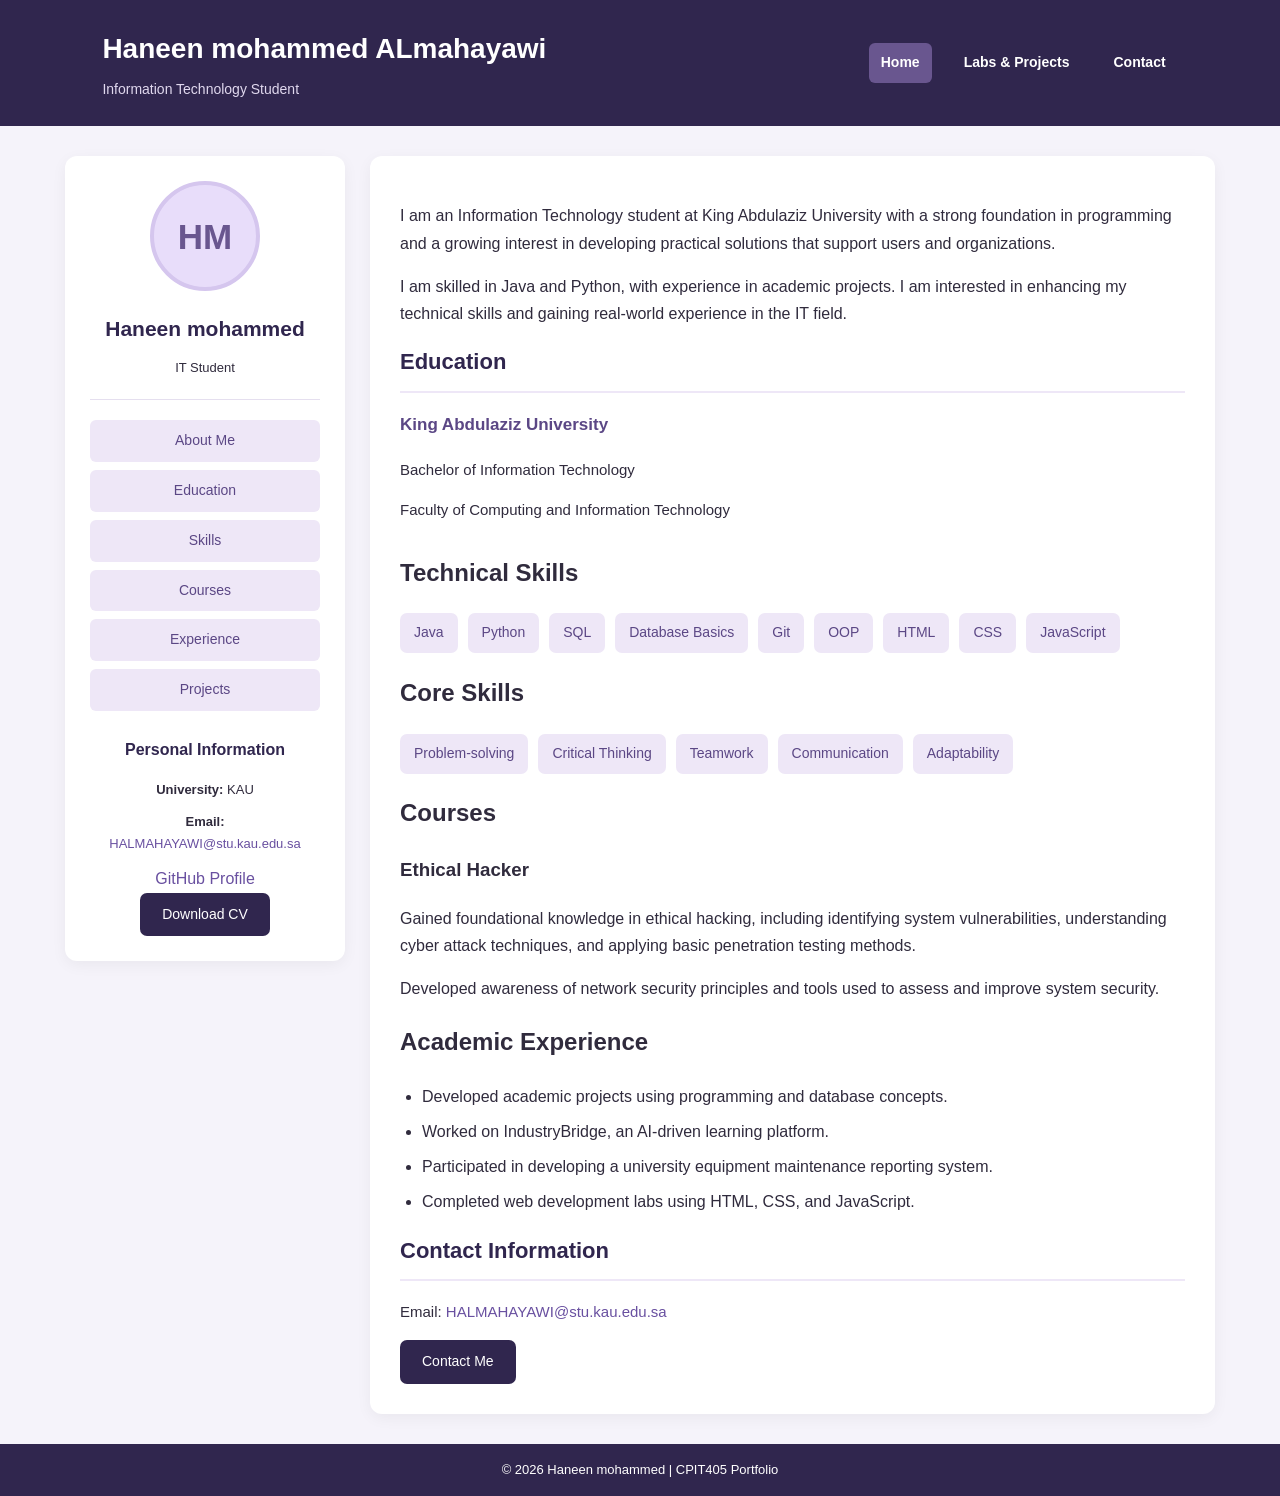
<file: index.html>
<!DOCTYPE html>
<html lang="en">
<head>
    <meta charset="UTF-8">
    <meta name="viewport" content="width=device-width, initial-scale=1.0">
    <title>My Portfolio - Home</title>
   <link rel="stylesheet" href="style.css">
</head>
<body>

<header>
    <div>
        <h1>Haneen mohammed ALmahayawi</h1>
        <p>Information Technology Student</p>
    </div>

    <nav>
        <a href="index.html" class="active">Home</a>
        <a href="labs.html">Labs & Projects</a>
        <a href="contact.html">Contact</a>
    </nav>
</header>

<main class="container">

    <aside class="sidebar">
        <div class="avatar">HM</div>

        <h2>Haneen mohammed</h2>

        <p>IT Student</p>

        <hr>


<div class="quick-links">
         <a href="#about">About Me</a>
<a href="#education">Education</a>
<a href="#skills">Skills</a>
<a href="#courses">Courses</a>
<a href="#achievements">Experience</a>
<a href="labs.html">Projects</a>
</div>


        <h3>Personal Information</h3>

        <p><strong>University:</strong> KAU</p>

        <p>
            <strong>Email:</strong>
            <a href="mailto:HALMAHAYAWI@stu.kau.edu.sa">
               HALMAHAYAWI@stu.kau.edu.sa
            </a>
        </p>

        <a href="https://github.com/Hanneennmohaammed"
           target="_blank">
            GitHub Profile
        </a>

        <a href="CV.pdf" download class="btn">
    Download CV
</a>
    </aside>

    <div class="content">

       <p>
    I am an Information Technology student at King
    Abdulaziz University with a strong foundation in
    programming and a growing interest in developing
    practical solutions that support users and organizations.
</p>

<p>
    I am skilled in Java and Python, with experience
    in academic projects. I am interested in enhancing
    my technical skills and gaining real-world experience
    in the IT field.
</p>

         <section id="education">
            <h2>Education</h2>

            <h3>King Abdulaziz University</h3>

            <p>
                Bachelor of Information Technology
            </p>

            <p>Faculty of Computing and Information Technology</p>
        </section>

        <h2>Technical Skills</h2>

    <div class="skills">
       <span>Java</span>
       <span>Python</span>
       <span>SQL</span>
       <span>Database Basics</span>
       <span>Git</span>
       <span>OOP</span>
       <span>HTML</span>
       <span>CSS</span>
       <span>JavaScript</span>
    </div>

  <h2>Core Skills</h2>
 
     <div class="skills">
        <span>Problem-solving</span>
        <span>Critical Thinking</span>
        <span>Teamwork</span>
        <span>Communication</span>
        <span>Adaptability</span>
    </div>

    <h2>Courses</h2>

<h3>Ethical Hacker</h3>

<p>
    Gained foundational knowledge in ethical hacking,
    including identifying system vulnerabilities,
    understanding cyber attack techniques, and applying
    basic penetration testing methods.
</p>

<p>
    Developed awareness of network security principles
    and tools used to assess and improve system security.
</p>  


       <h2>Academic Experience</h2>

<ul>
    <li>Developed academic projects using programming and database concepts.</li>

    <li>Worked on IndustryBridge, an AI-driven learning platform.</li>

    <li>Participated in developing a university equipment maintenance reporting system.</li>

    <li>Completed web development labs using HTML, CSS, and JavaScript.</li>
</ul>

        <section>
            <h2>Contact Information</h2>

            <p>
                Email:
                <a href="mailto:HALMAHAYAWI@stu.kau.edu.sa">
                    HALMAHAYAWI@stu.kau.edu.sa
                </a>
            </p>

            <a href="contact.html" class="btn">
                Contact Me 
            </a>
        </section>

    </div>

</main>

<footer>
    <p>&copy; 2026 Haneen mohammed | CPIT405 Portfolio</p>
</footer>
</file>
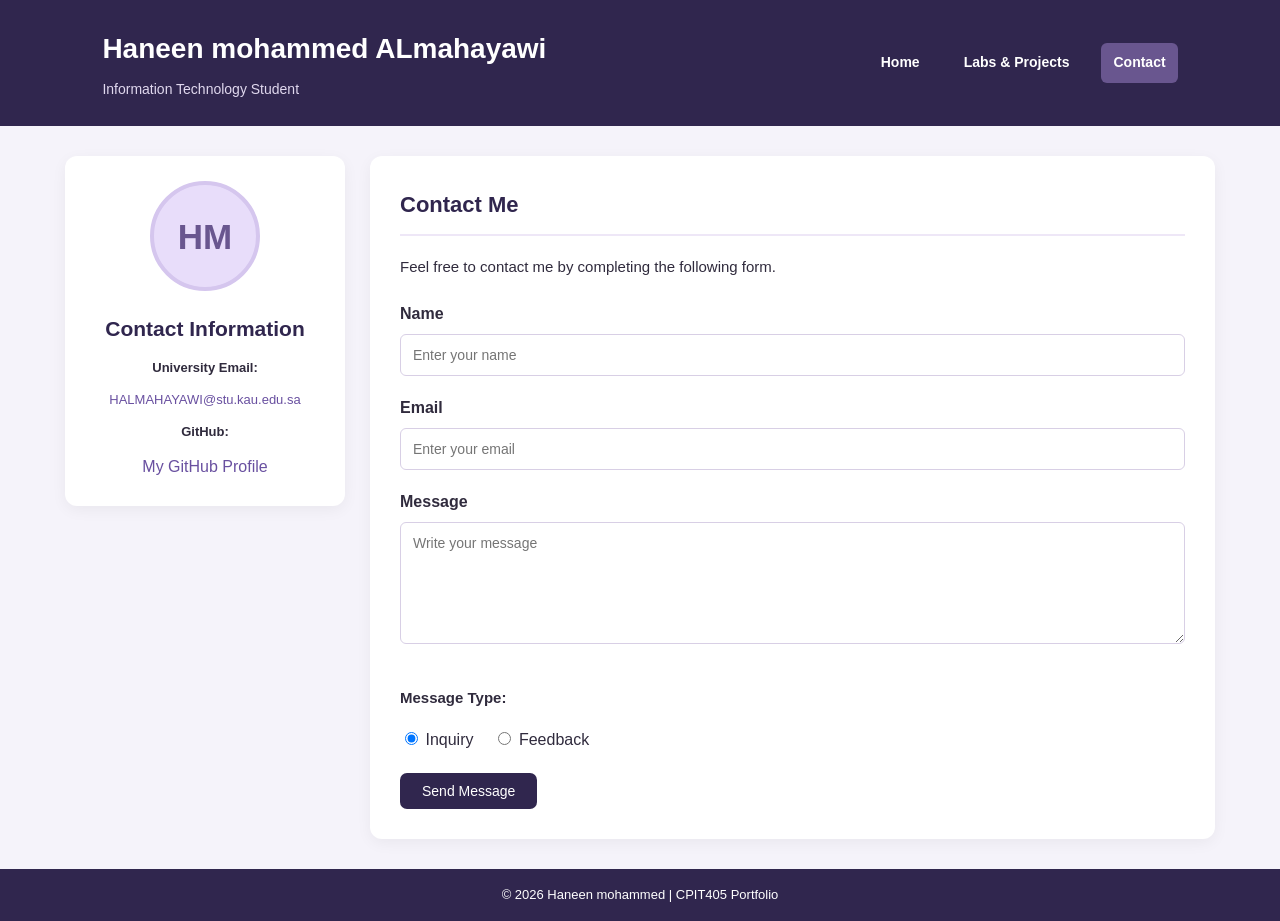
<file: contact.html>
<!DOCTYPE html>
<html lang="en">
<head>
    <meta charset="UTF-8">
    <meta name="viewport" content="width=device-width, initial-scale=1.0">
    <title>My Portfolio - Contact</title>
    <link rel="stylesheet" href="style.css">
</head>
<body>

    <header>
    <div>
        <h1>Haneen mohammed ALmahayawi</h1>
        <p>Information Technology Student</p>
    </div>

    <nav>
        <a href="index.html">Home</a>
        <a href="labs.html">Labs & Projects</a>
        <a href="contact.html" class="active">Contact</a>
    </nav>
</header>

<main class="container">

    <aside class="sidebar">

        <div class="avatar">HM</div>

        <h2>Contact Information</h2>

        <p><strong>University Email:</strong></p>

        <p>
            <a href="mailto:HALMAHAYAWI@stu.kau.edu.sa">
               HALMAHAYAWI@stu.kau.edu.sa
            </a>
        </p>

        <p><strong>GitHub:</strong></p>

        <a href="https://github.com/Hanneennmohaammed"
           target="_blank">
            My GitHub Profile
        </a>

    </aside>

    <div class="content">

        <section>

            <h2>Contact Me</h2>

            <p>
                Feel free to contact me by completing the
                following form.
            </p>

            <form action="https://formsubmit.co/HALMAHAYAWI@stu.kau.edu.sa"
                  method="POST">

                <label for="name">Name</label>

                <input type="text"
                       id="name"
                       name="name"
                       placeholder="Enter your name"
                       required>

                <label for="email">Email</label>

                <input type="email"
                       id="email"
                       name="email"
                       placeholder="Enter your email"
                       required>

                <label for="message">Message</label>

                <textarea id="message"
                          name="message"
                          rows="6"
                          placeholder="Write your message"
                          required></textarea>

                <p><strong>Message Type:</strong></p>

                <div class="radio-group">

                    <label>
                        <input type="radio"
                               name="message_type"
                               value="Inquiry"
                               checked>
                        Inquiry
                    </label>

                    <label>
                        <input type="radio"
                               name="message_type"
                               value="Feedback">
                        Feedback
                    </label>

                </div>

                <button type="submit" class="btn">
                    Send Message
                </button>

            </form>

        </section>

    </div>

</main>

<footer>
    <p>&copy; 2026 Haneen mohammed  | CPIT405 Portfolio</p>
</footer>
</file>
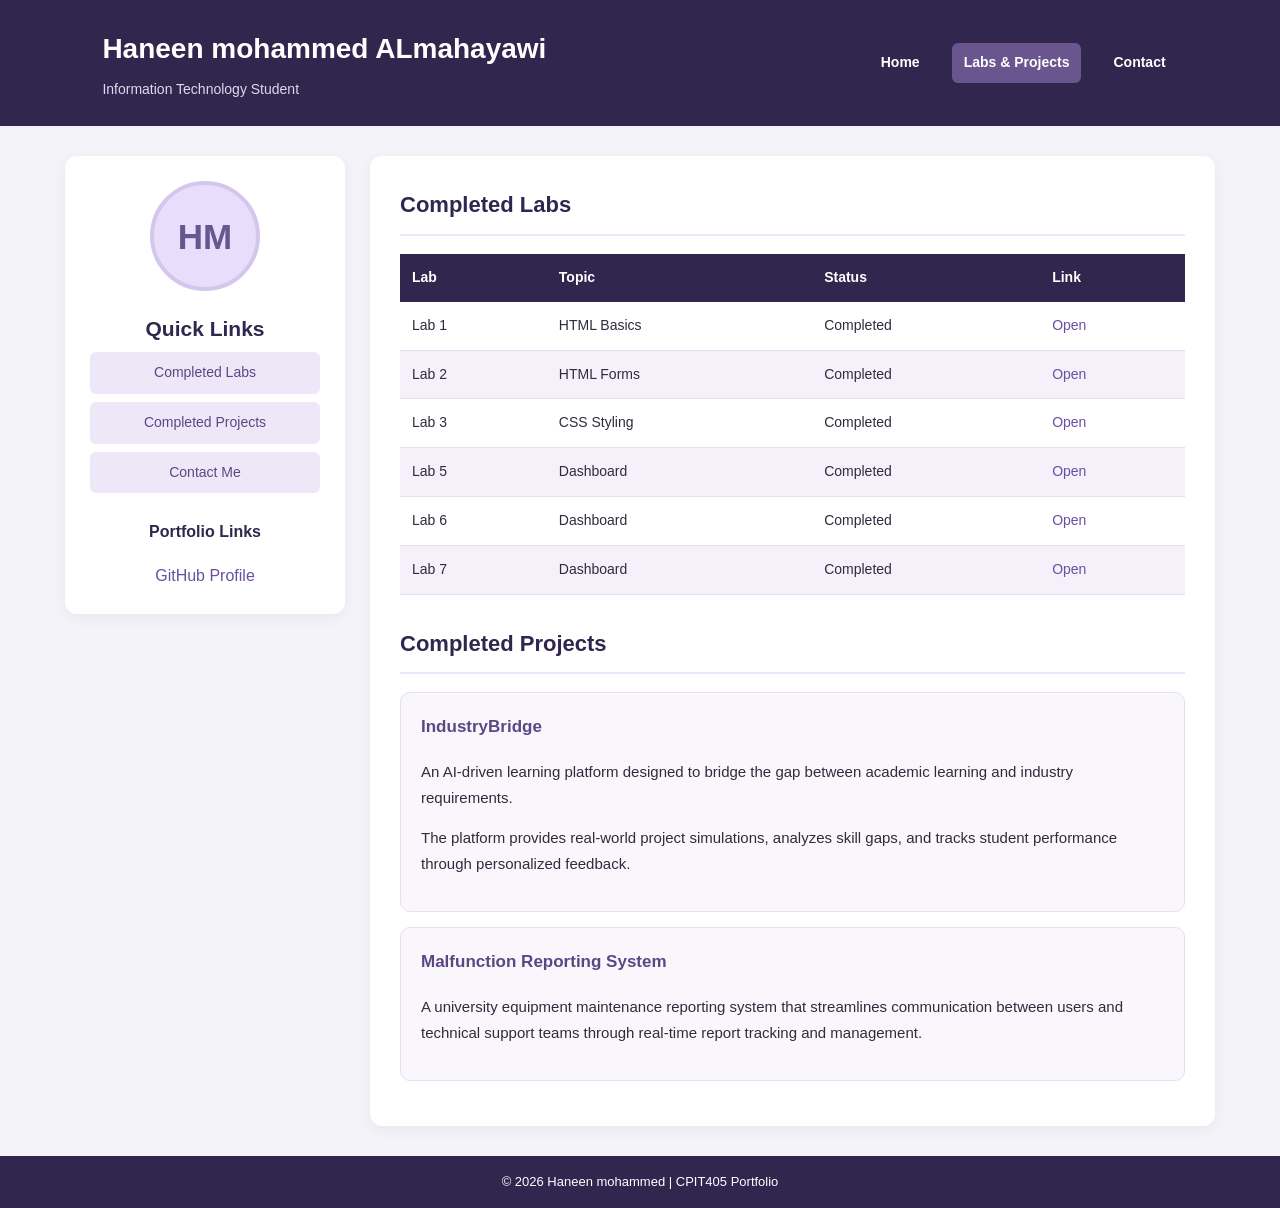
<file: labs.html>
<!DOCTYPE html>
<html lang="en">
<head>
    <meta charset="UTF-8">
    <meta name="viewport" content="width=device-width, initial-scale=1.0">
    <title>My Portfolio - Labs & Projects</title>
    <link rel="stylesheet" href="style.css">

</head>

<body>
    
<header>
    <div>
        <h1>Haneen mohammed ALmahayawi</h1>
        <p>Information Technology Student</p>
    </div>

    <nav>
        <a href="index.html">Home</a>
        <a href="labs.html" class="active">Labs & Projects</a>
        <a href="contact.html">Contact</a>
    </nav>
</header>

<main class="container">

    <aside class="sidebar">

        <div class="avatar">HM</div>

        <h2>Quick Links</h2>

        <div class="quick-links">
            <a href="#labs">Completed Labs</a>
            <a href="#projects">Completed Projects</a>
            <a href="contact.html">Contact Me</a>
        </div>

        <h3>Portfolio Links</h3>

        <a href="https://github.com/Hanneennmohaammed"
           target="_blank">
            GitHub Profile
        </a>

    </aside>

    <div class="content">

        <section id="labs">

            <h2>Completed Labs</h2>

            <div class="table-wrapper">

                <table>
                    <thead>
                        <tr>
                            <th>Lab</th>
                            <th>Topic</th>
                            <th>Status</th>
                            <th>Link</th>
                        </tr>
                    </thead>

                    <tbody>
                        <tr>
                            <td>Lab 1</td>
                            <td>HTML Basics</td>
                            <td>Completed</td>
                            <td>
                                <a href="LAB1-URL"
                                   target="_blank">Open</a>
                            </td>
                        </tr>

                        <tr>
                            <td>Lab 2</td>
                            <td>HTML Forms</td>
                            <td>Completed</td>
                            <td>
                                <a href="https://hanneennmohaammed.github.io/405labs/LAB2.html"
                                   target="_blank">Open</a>
                            </td>
                        </tr>

                        <tr>
                            <td>Lab 3</td>
                            <td>CSS Styling</td>
                            <td>Completed</td>
                            <td>
                                <a href="https://hanneennmohaammed.github.io/405labs/lab3.html"
                                   target="_blank">Open</a>
                            </td>
                        </tr>

                        <tr>
                            <td>Lab 5</td>
                            <td>Dashboard</td>
                            <td>Completed</td>
                            <td>
                                <a href="https://hanneennmohaammed.github.io/405labs/lab5.html"
                                   target="_blank">Open</a>
                            </td>
                        </tr>

                          <tr>
                            <td>Lab 6</td>
                            <td>Dashboard</td>
                            <td>Completed</td>
                            <td>
                                <a href="https://hanneennmohaammed.github.io/405labs/lab6.html"
                                   target="_blank">Open</a>
                            </td>
                        </tr>

                          <tr>
                            <td>Lab 7</td>
                            <td>Dashboard</td>
                            <td>Completed</td>
                            <td>
                                <a href="https://hanneennmohaammed.github.io/405labs/lab7.html"
                                   target="_blank">Open</a>
                            </td>
                        </tr>
                    </tbody>
                </table>

            </div>

        </section>

        <section id="projects">

           <h2>Completed Projects</h2>

<div class="project-card">

    <h3>IndustryBridge</h3>

    <p>
        An AI-driven learning platform designed to bridge
        the gap between academic learning and industry
        requirements.
    </p>

    <p>
        The platform provides real-world project simulations,
        analyzes skill gaps, and tracks student performance
        through personalized feedback.
    </p>

</div>

<div class="project-card">

    <h3>Malfunction Reporting System</h3>

    <p>
        A university equipment maintenance reporting
        system that streamlines communication between
        users and technical support teams through
        real-time report tracking and management.
    </p>

</div>

        </section>

</main>

<footer>
    <p>&copy; 2026 Haneen mohammed | CPIT405 Portfolio</p>
</footer>
</file>
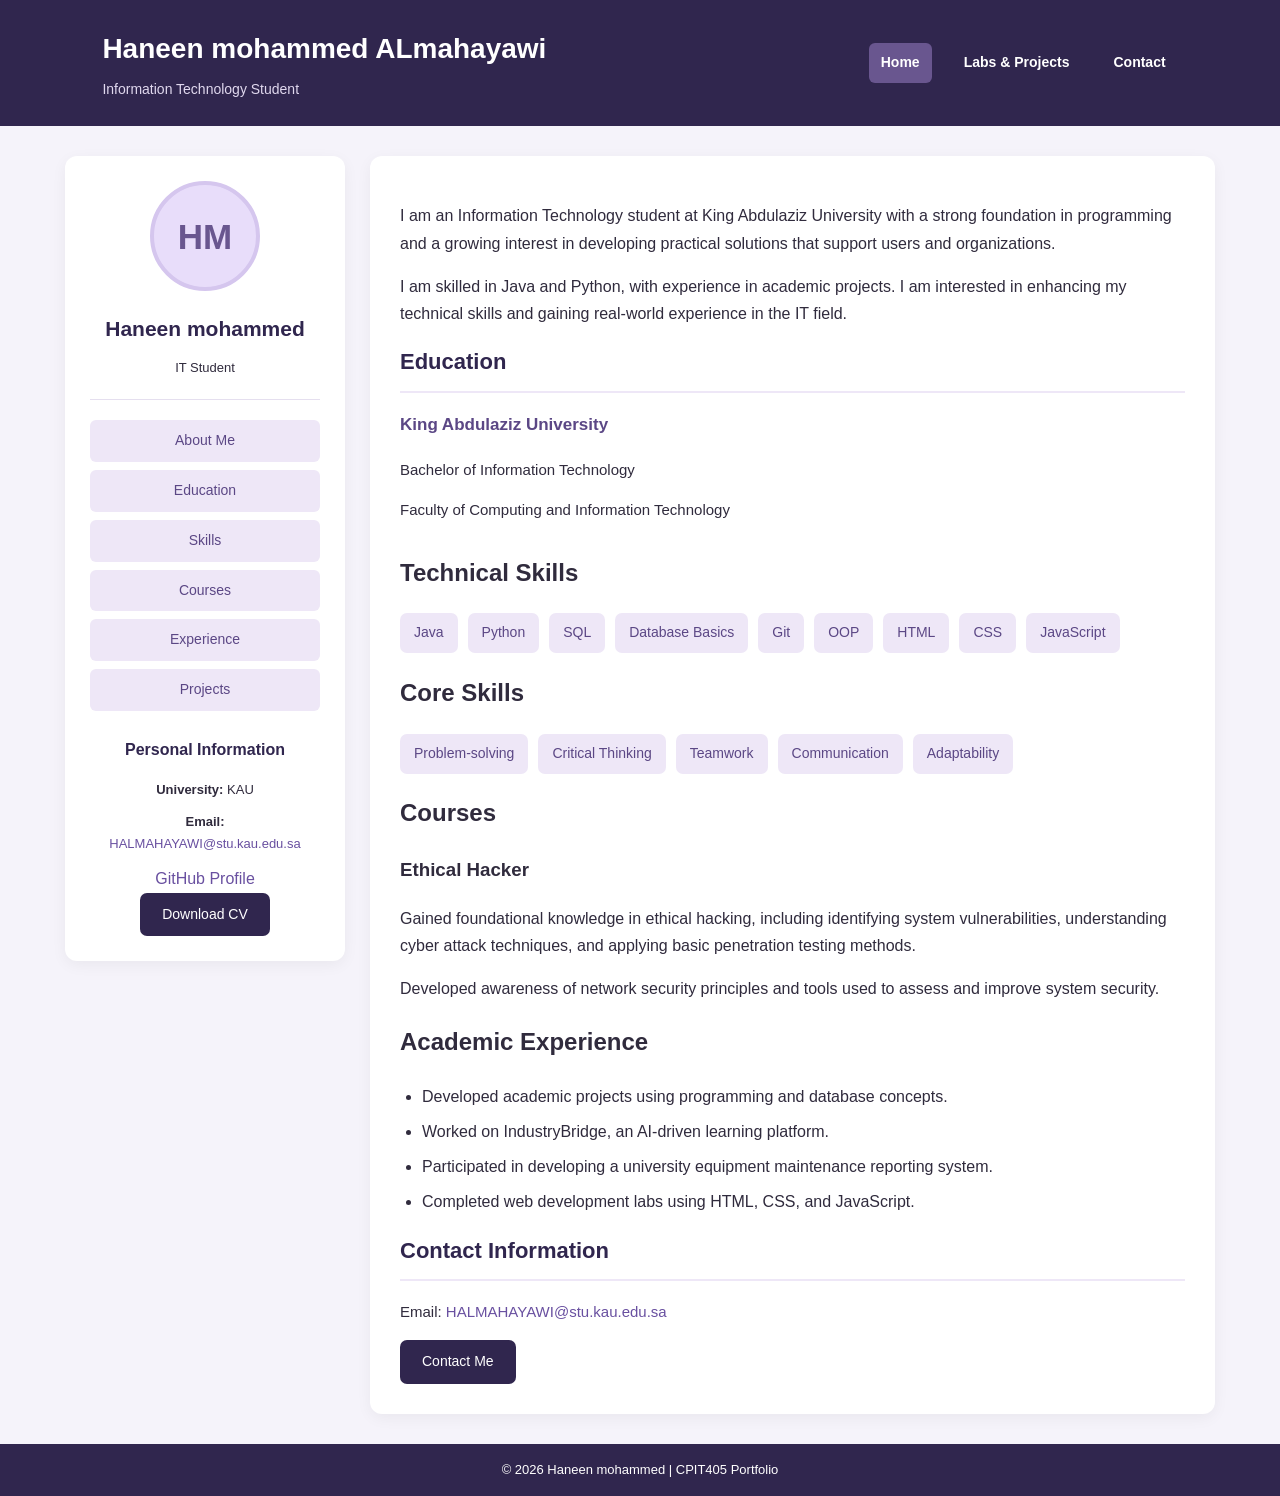
<file: ‏‏index.html>
<!DOCTYPE html>
<html lang="en">
<head>
    <meta charset="UTF-8">
    <meta name="viewport" content="width=device-width, initial-scale=1.0">
    <title>My Portfolio - Home</title>
   <link rel="stylesheet" href="style.css">
</head>
<body>

<header>
    <div>
        <h1>Haneen mohammed ALmahayawi</h1>
        <p>Information Technology Student</p>
    </div>

    <nav>
        <a href="index.html" class="active">Home</a>
        <a href="labs.html">Labs & Projects</a>
        <a href="contact.html">Contact</a>
    </nav>
</header>

<main class="container">

    <aside class="sidebar">
        <div class="avatar">HM</div>

        <h2>Haneen mohammed</h2>

        <p>IT Student</p>

        <hr>


<div class="quick-links">
         <a href="#about">About Me</a>
<a href="#education">Education</a>
<a href="#skills">Skills</a>
<a href="#courses">Courses</a>
<a href="#achievements">Experience</a>
<a href="labs.html">Projects</a>
</div>


        <h3>Personal Information</h3>

        <p><strong>University:</strong> KAU</p>

        <p>
            <strong>Email:</strong>
            <a href="mailto:HALMAHAYAWI@stu.kau.edu.sa">
               HALMAHAYAWI@stu.kau.edu.sa
            </a>
        </p>

        <a href="https://github.com/Hanneennmohaammed"
           target="_blank">
            GitHub Profile
        </a>

        <a href="CV.pdf" download class="btn">
    Download CV
</a>
    </aside>

    <div class="content">

       <p>
    I am an Information Technology student at King
    Abdulaziz University with a strong foundation in
    programming and a growing interest in developing
    practical solutions that support users and organizations.
</p>

<p>
    I am skilled in Java and Python, with experience
    in academic projects. I am interested in enhancing
    my technical skills and gaining real-world experience
    in the IT field.
</p>

         <section id="education">
            <h2>Education</h2>

            <h3>King Abdulaziz University</h3>

            <p>
                Bachelor of Information Technology
            </p>

            <p>Faculty of Computing and Information Technology</p>
        </section>

        <h2>Technical Skills</h2>

    <div class="skills">
       <span>Java</span>
       <span>Python</span>
       <span>SQL</span>
       <span>Database Basics</span>
       <span>Git</span>
       <span>OOP</span>
       <span>HTML</span>
       <span>CSS</span>
       <span>JavaScript</span>
    </div>

  <h2>Core Skills</h2>
 
     <div class="skills">
        <span>Problem-solving</span>
        <span>Critical Thinking</span>
        <span>Teamwork</span>
        <span>Communication</span>
        <span>Adaptability</span>
    </div>

    <h2>Courses</h2>

<h3>Ethical Hacker</h3>

<p>
    Gained foundational knowledge in ethical hacking,
    including identifying system vulnerabilities,
    understanding cyber attack techniques, and applying
    basic penetration testing methods.
</p>

<p>
    Developed awareness of network security principles
    and tools used to assess and improve system security.
</p>  


       <h2>Academic Experience</h2>

<ul>
    <li>Developed academic projects using programming and database concepts.</li>

    <li>Worked on IndustryBridge, an AI-driven learning platform.</li>

    <li>Participated in developing a university equipment maintenance reporting system.</li>

    <li>Completed web development labs using HTML, CSS, and JavaScript.</li>
</ul>

        <section>
            <h2>Contact Information</h2>

            <p>
                Email:
                <a href="mailto:HALMAHAYAWI@stu.kau.edu.sa">
                    HALMAHAYAWI@stu.kau.edu.sa
                </a>
            </p>

            <a href="contact.html" class="btn">
                Contact Me 
            </a>
        </section>

    </div>

</main>

<footer>
    <p>&copy; 2026 Haneen mohammed | CPIT405 Portfolio</p>
</footer>
</file>
<file: style.css>
/* General Styling */
*{
box-sizing: border-box;
}
html {
scroll-behavior: smooth;
}
body {
margin: 0;
font-family: Arial, sans-serif;
background-color: #f5f3fa;
color: #302b3d;
line-height: 1.7;
display: flex;
flex-direction: column;
min-height: 100vh;
}
/* Header and Navigation */
header {
background-color: #30264e;
color: white;
padding: 25px 8%;
display: flex;
justify-content: space-between;
align-items: center;
gap: 20px;
}
header h1 {
margin: 0;
font-size: 28px;
}
header p {
margin: 5px 0 0;
color: #e0d8ee;
font-size: 14px;
}
nav {
display: flex;
gap: 20px;
flex-wrap: wrap;
}
nav a {
color: white;
text-decoration: none;
font-weight: bold;
font-size: 14px;
padding: 8px 12px;
border-radius: 6px;
transition: 0.3s;
}
nav a:hover,
nav a.active {
background-color: #69568f;
color: white;
}
/* Main Layout */
.container {
width: 90%;
max-width: 1150px;
margin: 30px auto;
display: grid;
grid-template-columns: 280px 1fr;
gap: 25px;
align-items: start;
flex: 1;
}
/* Sidebar */
.sidebar {
background-color: white;
padding: 25px;
border-radius: 12px;
text-align: center;
box-shadow: 0 4px 15px rgba(0, 0, 0, 0.05);
overflow-wrap: anywhere;
}
.avatar {
width: 110px;
height: 110px;
background-color: #e8ddfa;
color: #69568f;
border-radius: 50%;
margin: 0 auto 20px;
display: flex;
justify-content: center;
align-items: center;
font-size: 35px;
font-weight: bold;
border: 4px solid #d5c6ee;
}
.sidebar h2 {
font-size: 21px;
color: #30264e;
margin-bottom: 5px;
}
.sidebar h3 {
font-size: 16px;
color: #30264e;
margin-top: 25px;
}
.sidebar p {
font-size: 13px;
margin: 10px 0;
}
hr {
border: none;
border-top: 1px solid #e5dfef;
margin: 20px 0;
}
.quick-links {
display: flex;
flex-direction: column;
gap: 8px;
}
.quick-links a {
background-color: #eee7f7;
padding: 9px;
border-radius: 6px;
text-decoration: none;
color: #5b4785;
font-size: 14px;
transition: 0.3s;
}
.quick-links a:hover {
background-color: #69568f;
color: white;
}
/* Main Content */
.content {
background-color: white;
padding: 30px;
border-radius: 12px;
box-shadow: 0 4px 15px rgba(0, 0, 0, 0.05);
min-width: 0;
}
section {
margin-bottom: 30px;
}
section:last-child {
margin-bottom: 0;
}
section h2 {
color: #30264e;
font-size: 22px;
border-bottom: 2px solid #eee7f7;
padding-bottom: 10px;
margin-top: 0;
}
section h3 {
color: #5b4785;
font-size: 17px;
}
section p {
font-size: 15px;
}
a {
color: #6950a0;
text-decoration: none;
}
a:hover {
color: #30264e;
text-decoration: underline;
}
ul {
padding-left: 22px;
}
li {
margin-bottom: 8px;
}
/* Skills */
.skills {
display: flex;
flex-wrap: wrap;
gap: 10px;
}
.skills span {
background-color: #eee7f7;
color: #5b4785;
padding: 8px 14px;
border-radius: 7px;
font-size: 14px;
}
/* Labs Table */
.table-wrapper {
overflow-x: auto;
}
table {
width: 100%;
border-collapse: collapse;
font-size: 14px;
}
th {
background-color: #30264e;
color: white;
padding: 12px;
text-align: left;
}
td {
padding: 12px;
border-bottom: 1px solid #e5dfef;
}
tbody tr:nth-child(even) {
background-color: #f5f1fa;
}
tbody tr:hover {
background-color: #e9e0f6;
}
/* Projects */
.project-card {
background-color: #f9f7fc;
border: 1px solid #e5dfef;
padding: 20px;
margin-bottom: 15px;
border-radius: 10px;
}
.project-card h3 {
margin-top: 0;
}
/* Buttons */
.btn {
display: inline-block;
background-color: #30264e;
color: white;
padding: 10px 22px;
border: none;
border-radius: 7px;
text-decoration: none;
cursor: pointer;
font-size: 14px;
transition: 0.3s;
}
.btn:hover {
background-color: #69568f;
color: white;
text-decoration: none;
}
/* Contact Form */
form {
margin-top: 20px;
}
form > label {
display: block;
font-weight: bold;
margin-bottom: 7px;
}
input[type="text"],
input[type="email"],
textarea {
width: 100%;
padding: 12px;
margin-bottom: 18px;
border: 1px solid #d8cfe5;
border-radius: 6px;
font-family: inherit;
font-size: 14px;
}
input:focus,
textarea:focus {
outline: 2px solid #d5c6ee;
border-color: #69568f;
}
textarea {
resize: vertical;
}
.radio-group {
display: flex;
gap: 20px;
flex-wrap: wrap;
margin-bottom: 20px;
}
.radio-group label {
cursor: pointer;
}
/* Footer */
footer {
background-color: #30264e;
color: white;
text-align: center;
padding: 15px;
font-size: 13px;
}
footer p {
margin: 0;
}
/* Responsive Design */
@media (max-width: 768px) {
header {
    flex-direction: column;
    text-align: center;
    padding: 20px;
}

nav {
    justify-content: center;
    gap: 8px;
}

.container {
    grid-template-columns: 1fr;
    width: 94%;
    margin: 20px auto;
}

.content {
    padding: 20px;
}

.sidebar {
    padding: 20px;
}

header h1 {
    font-size: 24px;
}
}

#skills h2:not(:first-child) {
    margin-top: 25px;
}
</file>
